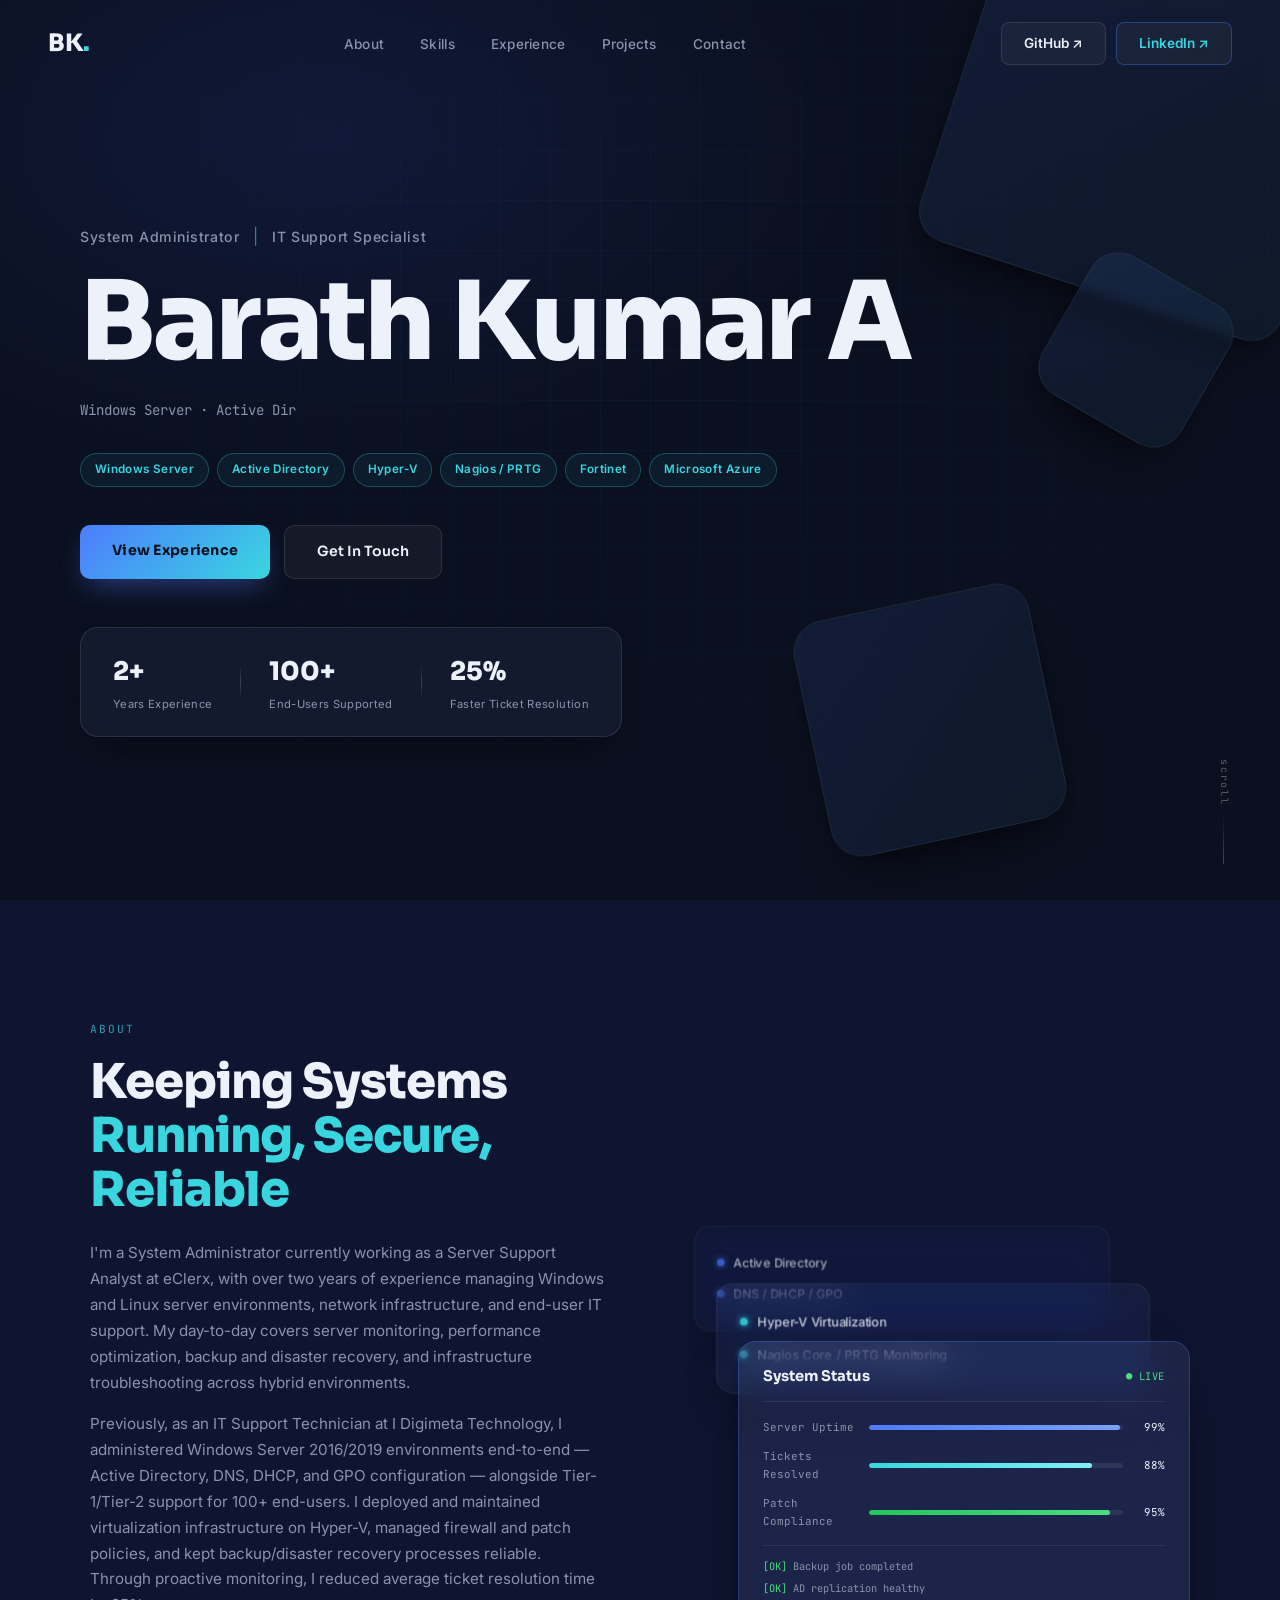
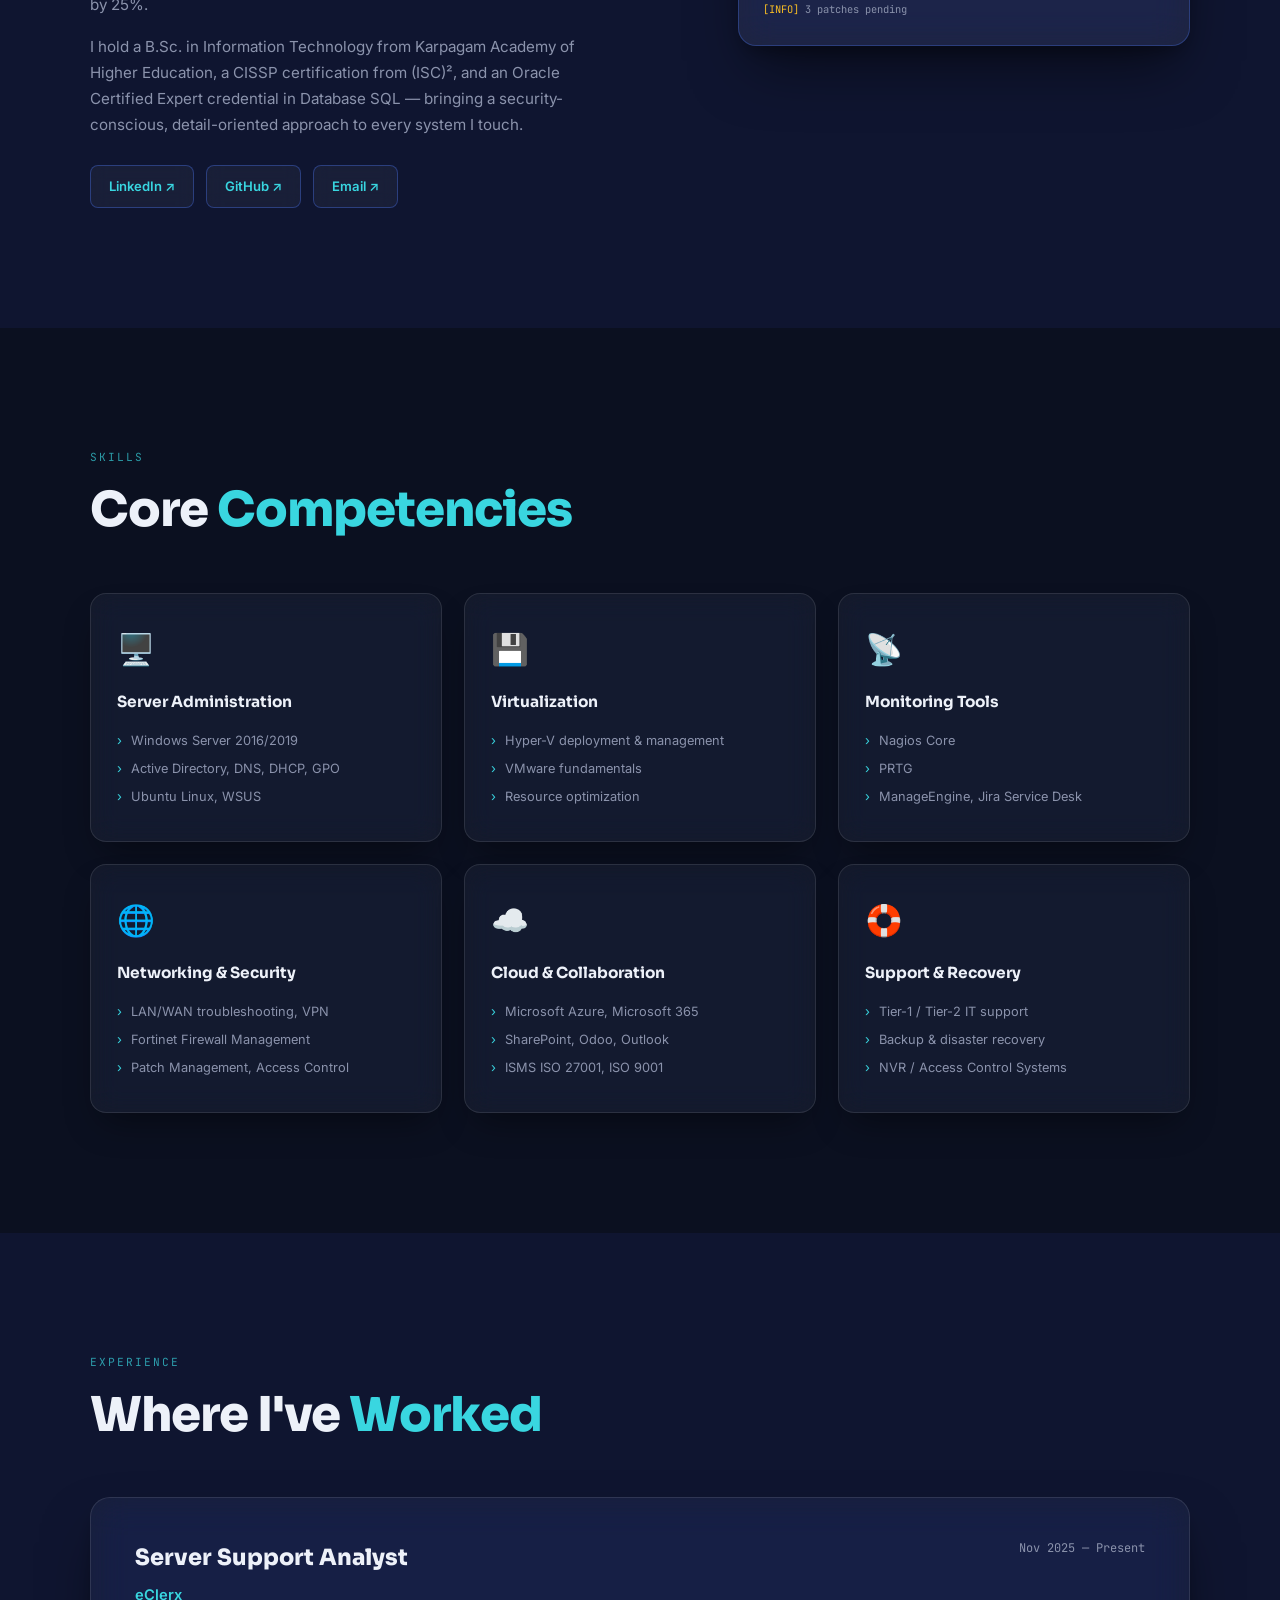
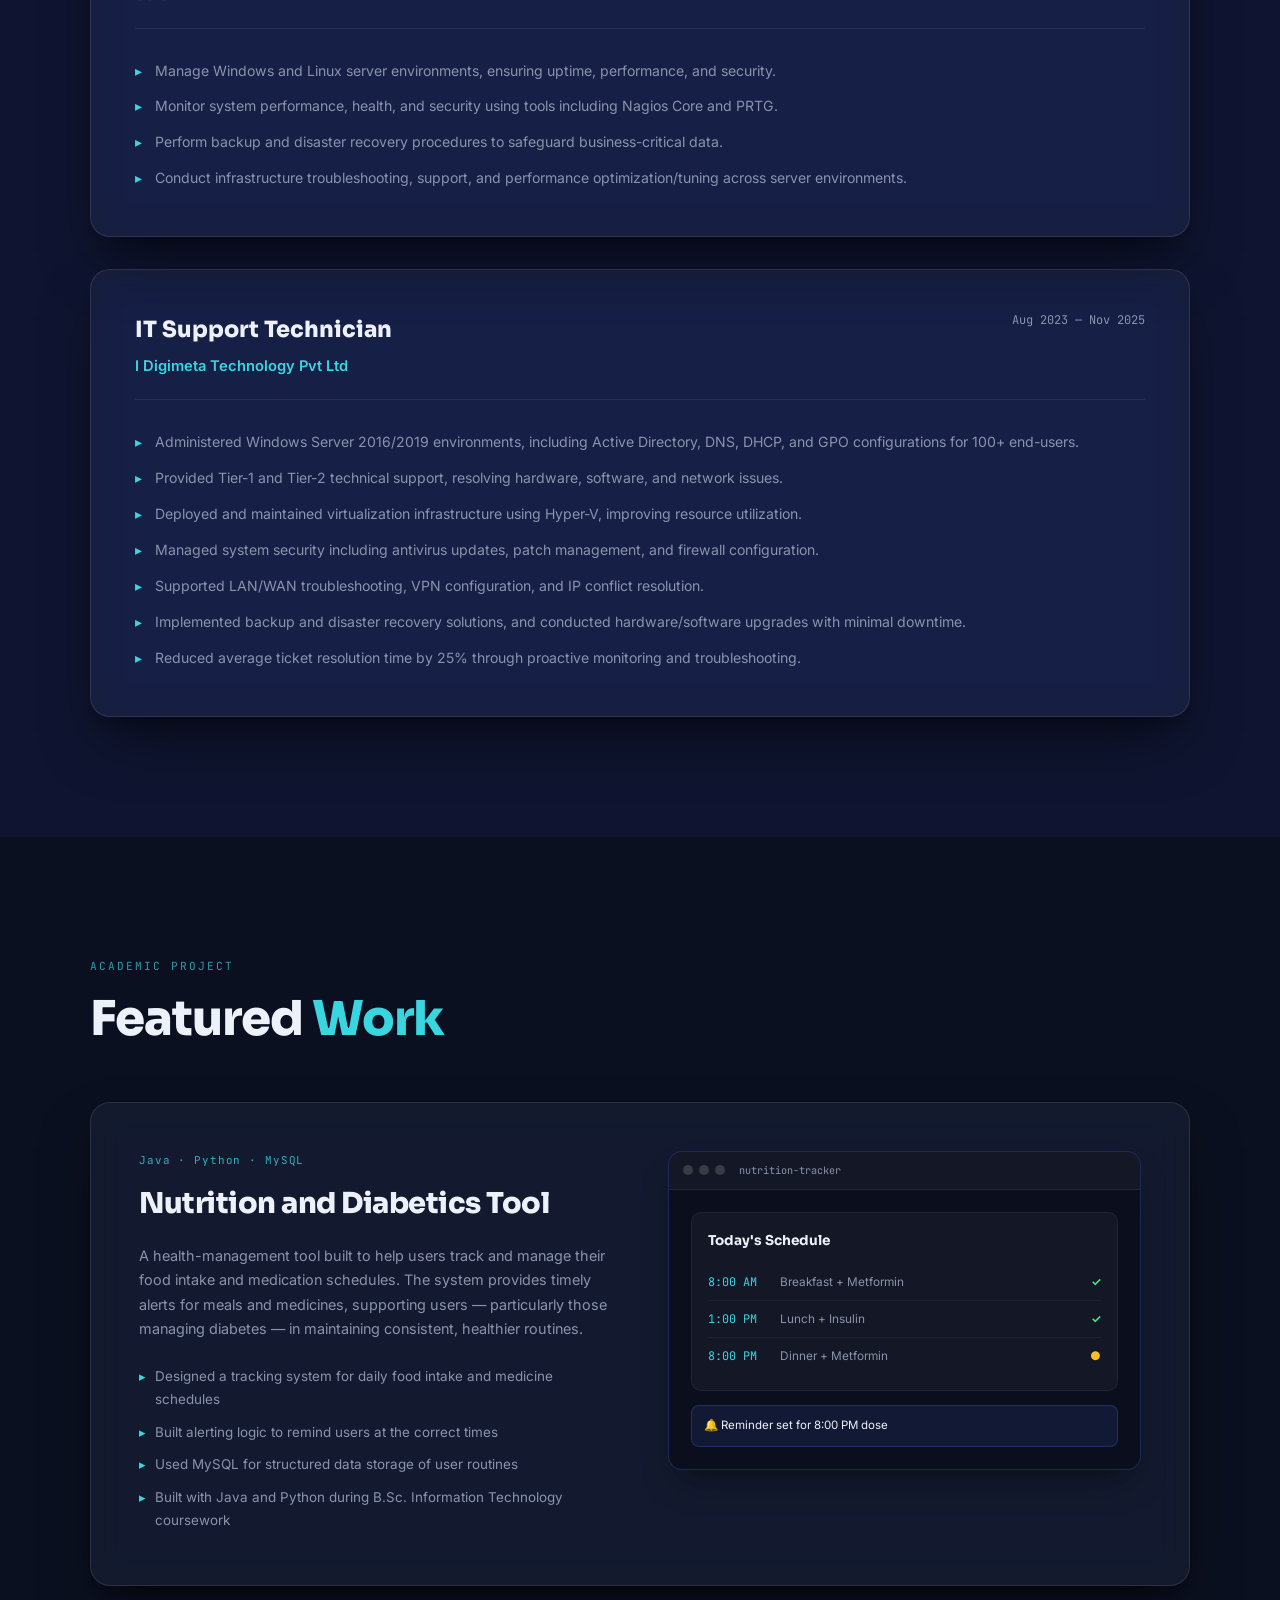
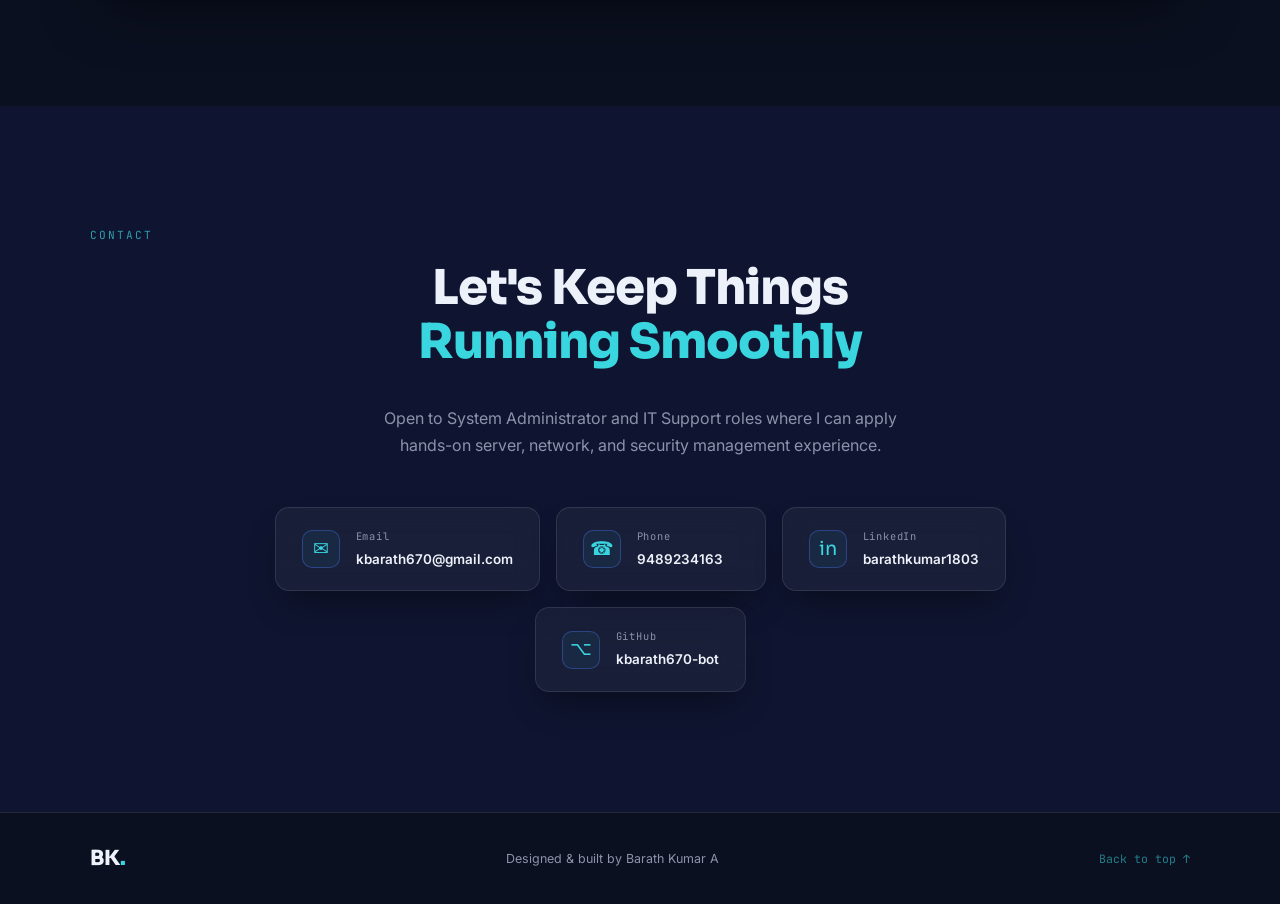
<file: index.html>
<!DOCTYPE html>
<html lang="en">
<head>
<meta charset="UTF-8" />
<meta name="viewport" content="width=device-width, initial-scale=1.0" />
<title>Barath Kumar A | System Administrator</title>
<link rel="preconnect" href="https://fonts.googleapis.com" />
<link rel="preconnect" href="https://fonts.gstatic.com" crossorigin />
<link href="https://fonts.googleapis.com/css2?family=Sora:wght@400;500;600;700;800&family=Inter:wght@300;400;500;600&family=JetBrains+Mono:wght@400;500;600&display=swap" rel="stylesheet" />
<link rel="stylesheet" href="style.css" />
</head>
<body>

<!-- NAV -->
<nav id="navbar">
  <div class="nav-logo">BK<span class="dot">.</span></div>
  <ul class="nav-links">
    <li><a href="#about">About</a></li>
    <li><a href="#skills">Skills</a></li>
    <li><a href="#experience">Experience</a></li>
    <li><a href="#projects">Projects</a></li>
    <li><a href="#contact">Contact</a></li>
  </ul>
  <div class="nav-link-group">
    <a href="https://github.com/kbarath670-bot" target="_blank" class="nav-cta secondary">GitHub ↗</a>
    <a href="https://linkedin.com/in/barathkumar1803" target="_blank" class="nav-cta">LinkedIn ↗</a>
  </div>
</nav>

<!-- HERO -->
<section id="hero">
  <div class="hero-bg">
    <div class="glass-shape shape-1"></div>
    <div class="glass-shape shape-2"></div>
    <div class="glass-shape shape-3"></div>
    <div class="grid-overlay"></div>
  </div>

  <div class="hero-content">
    <div class="hero-role-line">
      <span class="role-tag">System Administrator</span>
      <span class="role-divider">|</span>
      <span class="role-tag">IT Support Specialist</span>
    </div>
    <h1 class="hero-title">Barath Kumar A</h1>
    <p class="hero-subtitle" id="typed-text"></p>

    <div class="hero-badges">
      <span class="badge">Windows Server</span>
      <span class="badge">Active Directory</span>
      <span class="badge">Hyper-V</span>
      <span class="badge">Nagios / PRTG</span>
      <span class="badge">Fortinet</span>
      <span class="badge">Microsoft Azure</span>
    </div>

    <div class="hero-cta-group">
      <a href="#experience" class="btn-primary">View Experience</a>
      <a href="mailto:kbarath670@gmail.com" class="btn-ghost">Get In Touch</a>
    </div>

    <!-- Floating glass stat panel -->
    <div class="stat-panel">
      <div class="stat-item">
        <span class="stat-num">2+</span>
        <span class="stat-label">Years Experience</span>
      </div>
      <div class="stat-divider"></div>
      <div class="stat-item">
        <span class="stat-num">100+</span>
        <span class="stat-label">End-Users Supported</span>
      </div>
      <div class="stat-divider"></div>
      <div class="stat-item">
        <span class="stat-num">25%</span>
        <span class="stat-label">Faster Ticket Resolution</span>
      </div>
    </div>
  </div>

  <div class="scroll-hint">
    <span>scroll</span>
    <div class="scroll-line"></div>
  </div>
</section>

<!-- ABOUT -->
<section id="about">
  <div class="container">
    <div class="section-label">About</div>
    <div class="about-grid">
      <div class="about-text">
        <h2 class="section-title">Keeping Systems<br/><span class="accent">Running, Secure, Reliable</span></h2>
        <p>I'm a System Administrator currently working as a Server Support Analyst at eClerx, with over two years of experience managing Windows and Linux server environments, network infrastructure, and end-user IT support. My day-to-day covers server monitoring, performance optimization, backup and disaster recovery, and infrastructure troubleshooting across hybrid environments.</p>
        <p>Previously, as an IT Support Technician at I Digimeta Technology, I administered Windows Server 2016/2019 environments end-to-end — Active Directory, DNS, DHCP, and GPO configuration — alongside Tier-1/Tier-2 support for 100+ end-users. I deployed and maintained virtualization infrastructure on Hyper-V, managed firewall and patch policies, and kept backup/disaster recovery processes reliable. Through proactive monitoring, I reduced average ticket resolution time by 25%.</p>
        <p>I hold a B.Sc. in Information Technology from Karpagam Academy of Higher Education, a CISSP certification from (ISC)², and an Oracle Certified Expert credential in Database SQL — bringing a security-conscious, detail-oriented approach to every system I touch.</p>
        <div class="about-links">
          <a href="https://linkedin.com/in/barathkumar1803" target="_blank" class="link-pill">LinkedIn ↗</a>
          <a href="https://github.com/kbarath670-bot" target="_blank" class="link-pill">GitHub ↗</a>
          <a href="mailto:kbarath670@gmail.com" class="link-pill">Email ↗</a>
        </div>
      </div>

      <!-- Layered glass panel stack -->
      <div class="glass-stack">
        <div class="glass-panel panel-back">
          <div class="panel-row"><span class="panel-dot dot-blue"></span><span>Active Directory</span></div>
          <div class="panel-row"><span class="panel-dot dot-blue"></span><span>DNS / DHCP / GPO</span></div>
        </div>
        <div class="glass-panel panel-mid">
          <div class="panel-row"><span class="panel-dot dot-cyan"></span><span>Hyper-V Virtualization</span></div>
          <div class="panel-row"><span class="panel-dot dot-cyan"></span><span>Nagios Core / PRTG Monitoring</span></div>
        </div>
        <div class="glass-panel panel-front">
          <div class="panel-header">
            <span class="panel-title">System Status</span>
            <span class="panel-live">● LIVE</span>
          </div>
          <div class="panel-metric">
            <span class="pm-label">Server Uptime</span>
            <div class="pm-bar"><div class="pm-fill" style="--w:99%"></div></div>
            <span class="pm-val">99%</span>
          </div>
          <div class="panel-metric">
            <span class="pm-label">Tickets Resolved</span>
            <div class="pm-bar"><div class="pm-fill cyan" style="--w:88%"></div></div>
            <span class="pm-val">88%</span>
          </div>
          <div class="panel-metric">
            <span class="pm-label">Patch Compliance</span>
            <div class="pm-bar"><div class="pm-fill green" style="--w:95%"></div></div>
            <span class="pm-val">95%</span>
          </div>
          <div class="panel-log">
            <p><span class="log-ok">[OK]</span> Backup job completed</p>
            <p><span class="log-ok">[OK]</span> AD replication healthy</p>
            <p><span class="log-warn">[INFO]</span> 3 patches pending</p>
          </div>
        </div>
      </div>
    </div>
  </div>
</section>

<!-- SKILLS -->
<section id="skills">
  <div class="container">
    <div class="section-label">Skills</div>
    <h2 class="section-title">Core <span class="accent">Competencies</span></h2>

    <div class="skills-grid">

      <div class="skill-card">
        <div class="skill-glow"></div>
        <div class="skill-icon">🖥️</div>
        <h3>Server Administration</h3>
        <ul>
          <li>Windows Server 2016/2019</li>
          <li>Active Directory, DNS, DHCP, GPO</li>
          <li>Ubuntu Linux, WSUS</li>
        </ul>
      </div>

      <div class="skill-card">
        <div class="skill-glow"></div>
        <div class="skill-icon">💾</div>
        <h3>Virtualization</h3>
        <ul>
          <li>Hyper-V deployment & management</li>
          <li>VMware fundamentals</li>
          <li>Resource optimization</li>
        </ul>
      </div>

      <div class="skill-card">
        <div class="skill-glow"></div>
        <div class="skill-icon">📡</div>
        <h3>Monitoring Tools</h3>
        <ul>
          <li>Nagios Core</li>
          <li>PRTG</li>
          <li>ManageEngine, Jira Service Desk</li>
        </ul>
      </div>

      <div class="skill-card">
        <div class="skill-glow"></div>
        <div class="skill-icon">🌐</div>
        <h3>Networking & Security</h3>
        <ul>
          <li>LAN/WAN troubleshooting, VPN</li>
          <li>Fortinet Firewall Management</li>
          <li>Patch Management, Access Control</li>
        </ul>
      </div>

      <div class="skill-card">
        <div class="skill-glow"></div>
        <div class="skill-icon">☁️</div>
        <h3>Cloud & Collaboration</h3>
        <ul>
          <li>Microsoft Azure, Microsoft 365</li>
          <li>SharePoint, Odoo, Outlook</li>
          <li>ISMS ISO 27001, ISO 9001</li>
        </ul>
      </div>

      <div class="skill-card">
        <div class="skill-glow"></div>
        <div class="skill-icon">🛟</div>
        <h3>Support & Recovery</h3>
        <ul>
          <li>Tier-1 / Tier-2 IT support</li>
          <li>Backup & disaster recovery</li>
          <li>NVR / Access Control Systems</li>
        </ul>
      </div>

    </div>
  </div>
</section>

<!-- EXPERIENCE -->
<section id="experience">
  <div class="container">
    <div class="section-label">Experience</div>
    <h2 class="section-title">Where I've <span class="accent">Worked</span></h2>

    <div class="timeline-card">
      <div class="timeline-glass">
        <div class="tl-header">
          <div>
            <h3 class="tl-role">Server Support Analyst</h3>
            <p class="tl-company">eClerx</p>
          </div>
          <span class="tl-dates">Nov 2025 — Present</span>
        </div>
        <ul class="tl-list">
          <li>Manage Windows and Linux server environments, ensuring uptime, performance, and security.</li>
          <li>Monitor system performance, health, and security using tools including Nagios Core and PRTG.</li>
          <li>Perform backup and disaster recovery procedures to safeguard business-critical data.</li>
          <li>Conduct infrastructure troubleshooting, support, and performance optimization/tuning across server environments.</li>
        </ul>
      </div>
    </div>

    <div class="timeline-card" style="margin-top:32px">
      <div class="timeline-glass">
        <div class="tl-header">
          <div>
            <h3 class="tl-role">IT Support Technician</h3>
            <p class="tl-company">I Digimeta Technology Pvt Ltd</p>
          </div>
          <span class="tl-dates">Aug 2023 — Nov 2025</span>
        </div>
        <ul class="tl-list">
          <li>Administered Windows Server 2016/2019 environments, including Active Directory, DNS, DHCP, and GPO configurations for 100+ end-users.</li>
          <li>Provided Tier-1 and Tier-2 technical support, resolving hardware, software, and network issues.</li>
          <li>Deployed and maintained virtualization infrastructure using Hyper-V, improving resource utilization.</li>
          <li>Managed system security including antivirus updates, patch management, and firewall configuration.</li>
          <li>Supported LAN/WAN troubleshooting, VPN configuration, and IP conflict resolution.</li>
          <li>Implemented backup and disaster recovery solutions, and conducted hardware/software upgrades with minimal downtime.</li>
          <li>Reduced average ticket resolution time by 25% through proactive monitoring and troubleshooting.</li>
        </ul>
      </div>
    </div>
  </div>
</section>

<!-- PROJECTS -->
<section id="projects">
  <div class="container">
    <div class="section-label">Academic Project</div>
    <h2 class="section-title">Featured <span class="accent">Work</span></h2>

    <div class="project-featured">
      <div class="project-meta">
        <span class="project-tag">Java · Python · MySQL</span>
        <h3 class="project-name">Nutrition and Diabetics Tool</h3>
        <p class="project-desc">A health-management tool built to help users track and manage their food intake and medication schedules. The system provides timely alerts for meals and medicines, supporting users — particularly those managing diabetes — in maintaining consistent, healthier routines.</p>
        <ul class="project-highlights">
          <li>Designed a tracking system for daily food intake and medicine schedules</li>
          <li>Built alerting logic to remind users at the correct times</li>
          <li>Used MySQL for structured data storage of user routines</li>
          <li>Built with Java and Python during B.Sc. Information Technology coursework</li>
        </ul>
      </div>
      <div class="project-visual">
        <div class="app-mockup">
          <div class="app-bar">
            <span class="m-dot"></span><span class="m-dot"></span><span class="m-dot"></span>
            <span class="m-url">nutrition-tracker</span>
          </div>
          <div class="app-screen">
            <div class="app-card">
              <p class="app-card-title">Today's Schedule</p>
              <div class="app-row"><span class="app-time">8:00 AM</span><span class="app-task">Breakfast + Metformin</span><span class="app-check">✓</span></div>
              <div class="app-row"><span class="app-time">1:00 PM</span><span class="app-task">Lunch + Insulin</span><span class="app-check">✓</span></div>
              <div class="app-row"><span class="app-time">8:00 PM</span><span class="app-task">Dinner + Metformin</span><span class="app-check pending">●</span></div>
            </div>
            <div class="app-alert">🔔 Reminder set for 8:00 PM dose</div>
          </div>
        </div>
      </div>
    </div>
  </div>
</section>

<!-- CONTACT -->
<section id="contact">
  <div class="container">
    <div class="section-label">Contact</div>
    <div class="contact-inner">
      <h2 class="section-title contact-title">Let's Keep Things<br/><span class="accent">Running Smoothly</span></h2>
      <p class="contact-sub">Open to System Administrator and IT Support roles where I can apply hands-on server, network, and security management experience.</p>
      <div class="contact-links">
        <a href="mailto:kbarath670@gmail.com" class="contact-card">
          <span class="contact-icon">✉</span>
          <div><p class="contact-type">Email</p><p class="contact-val">kbarath670@gmail.com</p></div>
        </a>
        <a href="tel:9489234163" class="contact-card">
          <span class="contact-icon">☎</span>
          <div><p class="contact-type">Phone</p><p class="contact-val">9489234163</p></div>
        </a>
        <a href="https://linkedin.com/in/barathkumar1803" target="_blank" class="contact-card">
          <span class="contact-icon">in</span>
          <div><p class="contact-type">LinkedIn</p><p class="contact-val">barathkumar1803</p></div>
        </a>
        <a href="https://github.com/kbarath670-bot" target="_blank" class="contact-card">
          <span class="contact-icon">⌥</span>
          <div><p class="contact-type">GitHub</p><p class="contact-val">kbarath670-bot</p></div>
        </a>
      </div>
    </div>
  </div>
</section>

<footer>
  <div class="container footer-inner">
    <span class="footer-logo">BK<span class="dot">.</span></span>
    <p class="footer-copy">Designed & built by Barath Kumar A</p>
    <a href="#hero" class="footer-top">Back to top ↑</a>
  </div>
</footer>

<script src="script.js"></script>
</body>
</html>
</file>
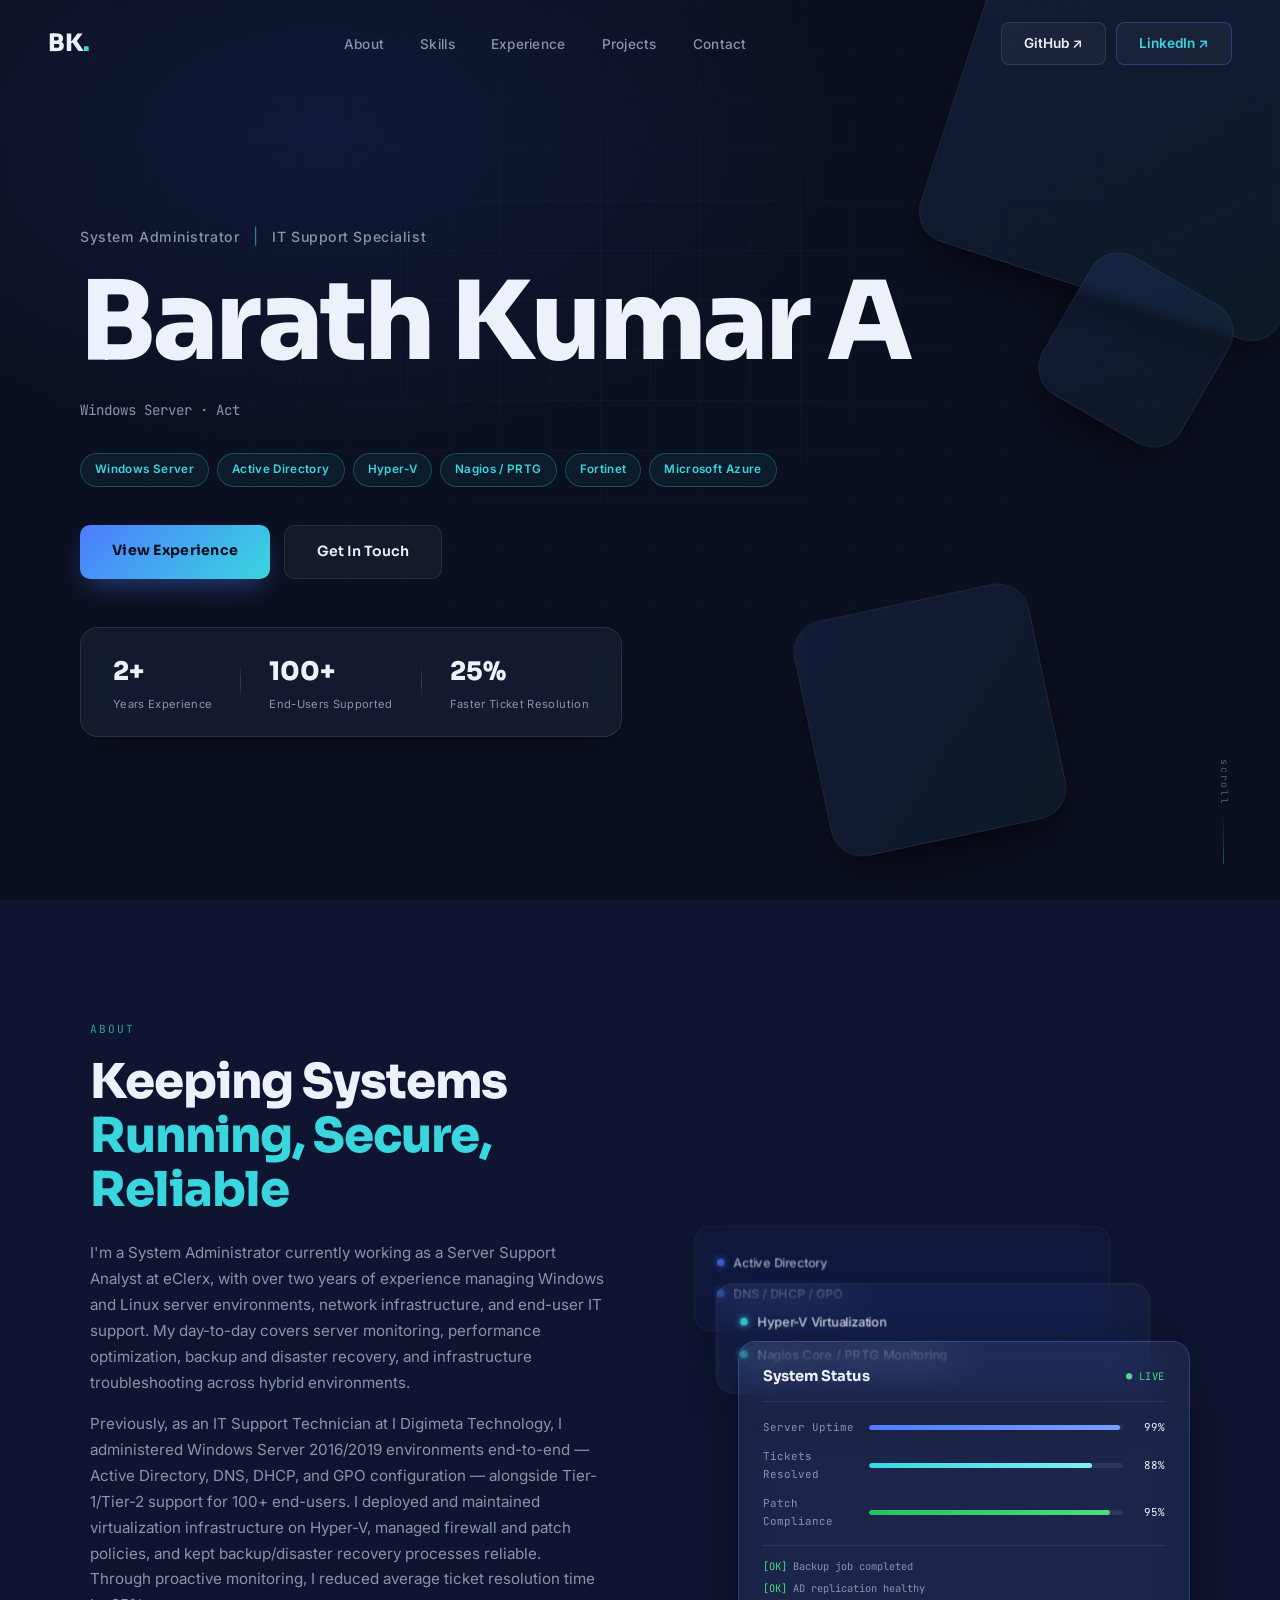
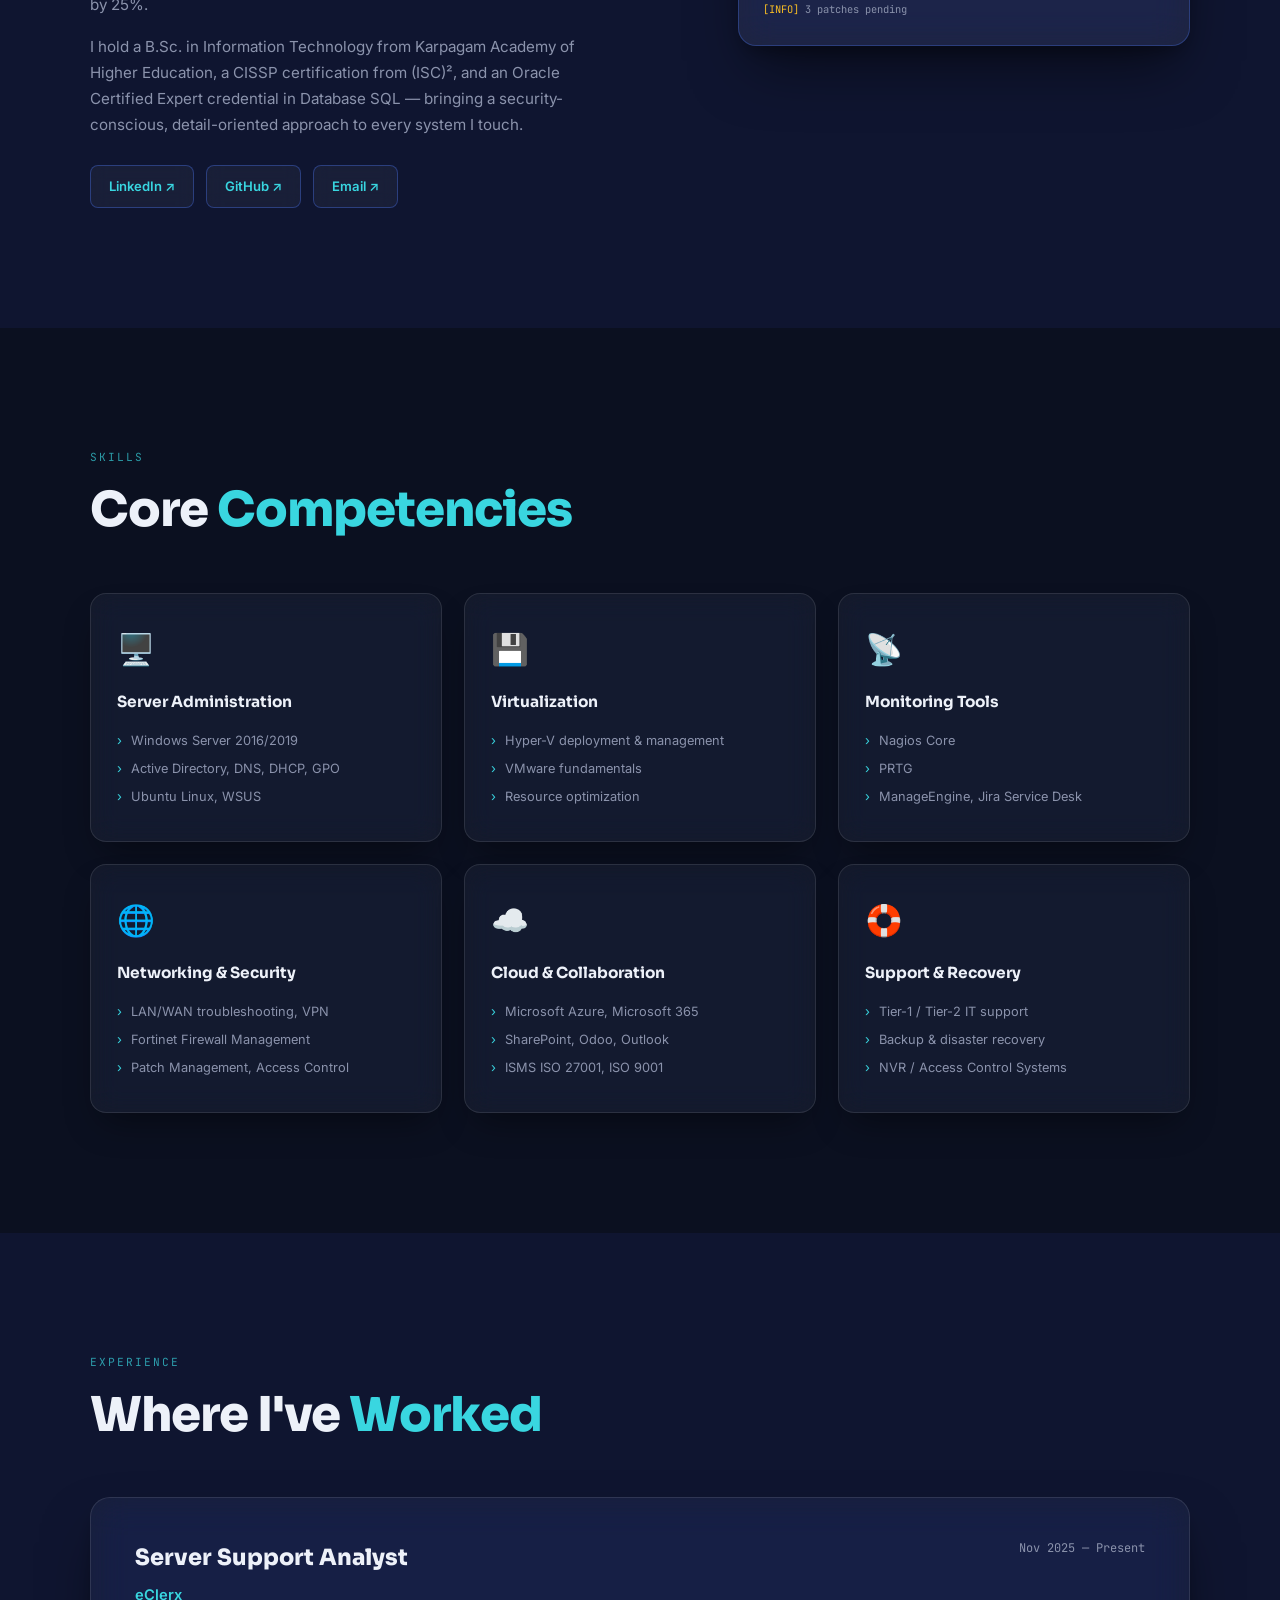
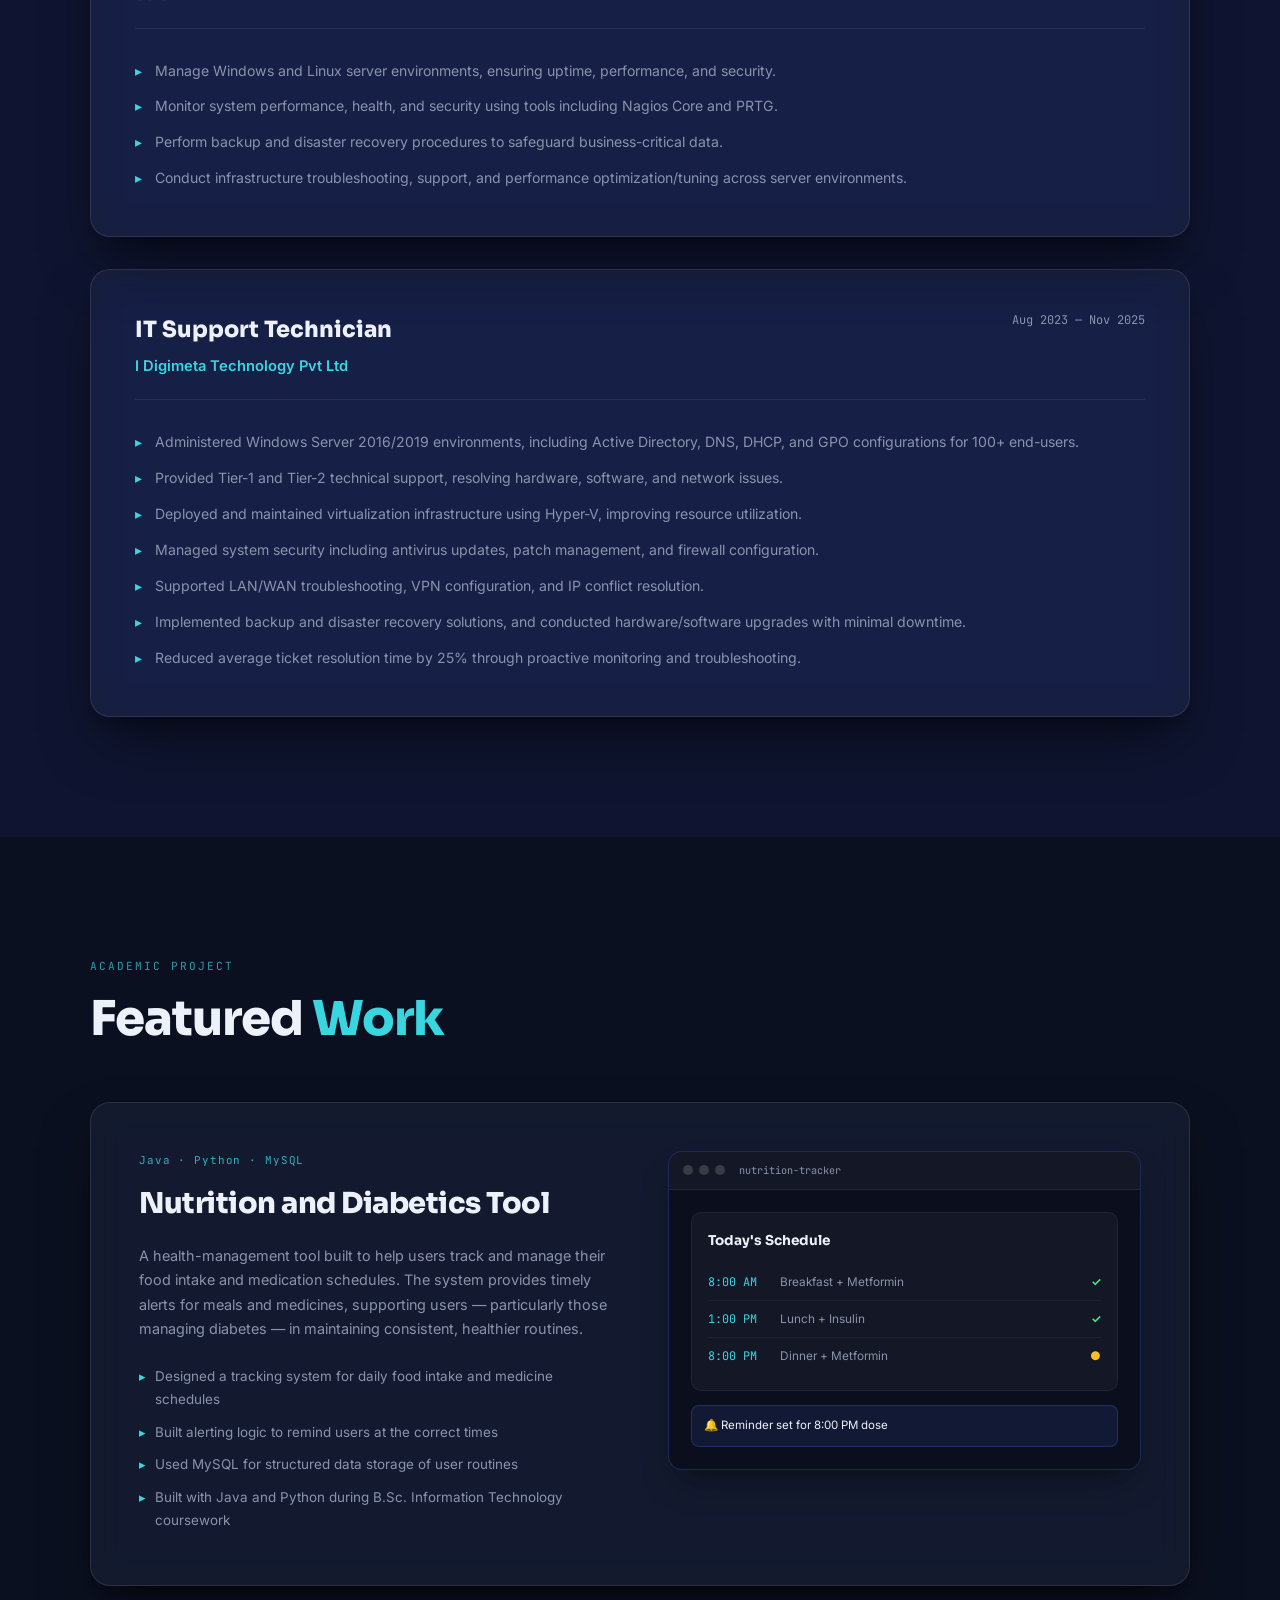
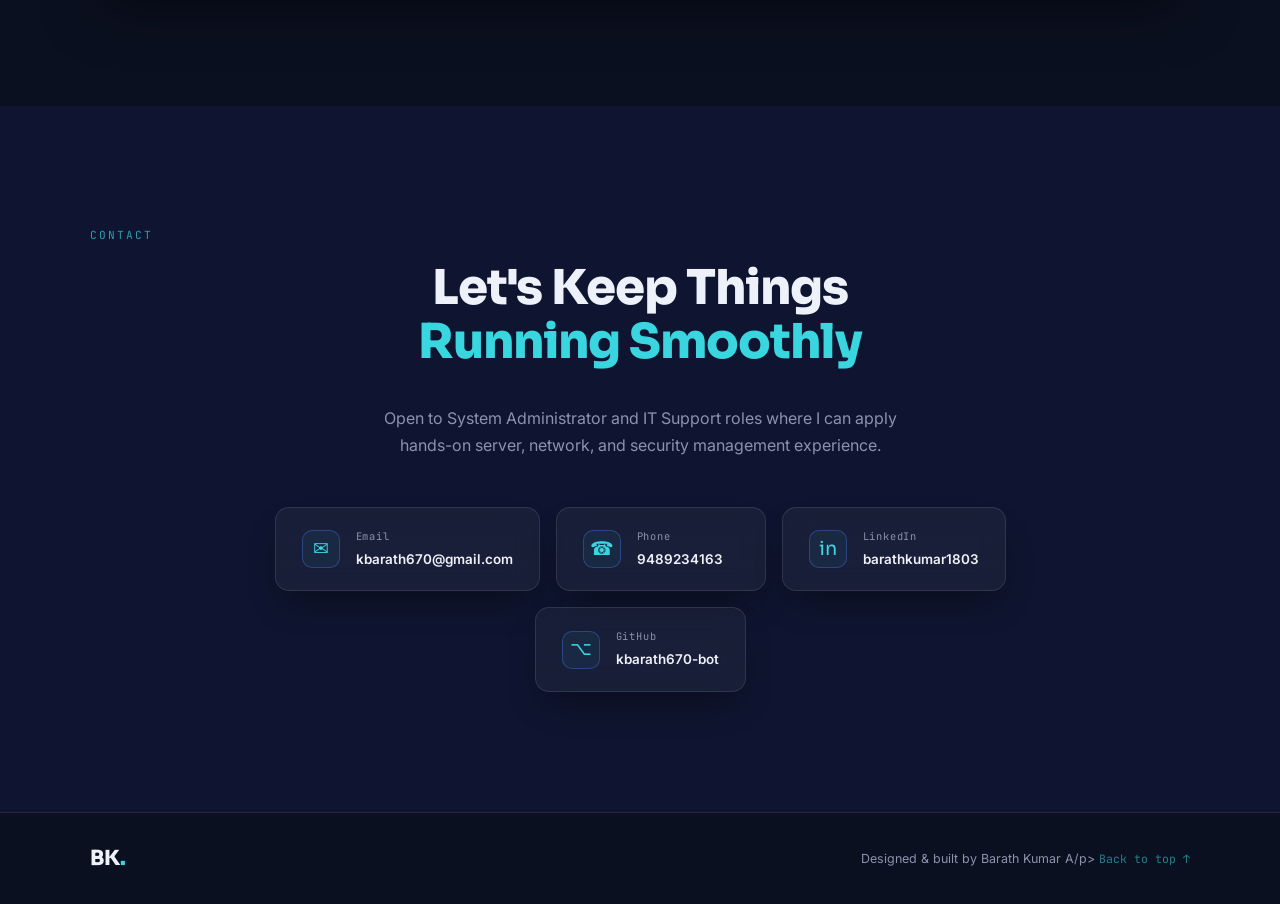
<file: index (1).html>
<!DOCTYPE html>
<html lang="en">
<head>
<meta charset="UTF-8" />
<meta name="viewport" content="width=device-width, initial-scale=1.0" />
<title>Barath Kumar A | System Administrator</title>
<link rel="preconnect" href="https://fonts.googleapis.com" />
<link rel="preconnect" href="https://fonts.gstatic.com" crossorigin />
<link href="https://fonts.googleapis.com/css2?family=Sora:wght@400;500;600;700;800&family=Inter:wght@300;400;500;600&family=JetBrains+Mono:wght@400;500;600&display=swap" rel="stylesheet" />
<link rel="stylesheet" href="style.css" />
</head>
<body>

<!-- NAV -->
<nav id="navbar">
  <div class="nav-logo">BK<span class="dot">.</span></div>
  <ul class="nav-links">
    <li><a href="#about">About</a></li>
    <li><a href="#skills">Skills</a></li>
    <li><a href="#experience">Experience</a></li>
    <li><a href="#projects">Projects</a></li>
    <li><a href="#contact">Contact</a></li>
  </ul>
  <div class="nav-link-group">
    <a href="https://github.com/kbarath670-bot" target="_blank" class="nav-cta secondary">GitHub ↗</a>
    <a href="https://linkedin.com/in/barathkumar1803" target="_blank" class="nav-cta">LinkedIn ↗</a>
  </div>
</nav>

<!-- HERO -->
<section id="hero">
  <div class="hero-bg">
    <div class="glass-shape shape-1"></div>
    <div class="glass-shape shape-2"></div>
    <div class="glass-shape shape-3"></div>
    <div class="grid-overlay"></div>
  </div>

  <div class="hero-content">
    <div class="hero-role-line">
      <span class="role-tag">System Administrator</span>
      <span class="role-divider">|</span>
      <span class="role-tag">IT Support Specialist</span>
    </div>
    <h1 class="hero-title">Barath Kumar A</h1>
    <p class="hero-subtitle" id="typed-text"></p>

    <div class="hero-badges">
      <span class="badge">Windows Server</span>
      <span class="badge">Active Directory</span>
      <span class="badge">Hyper-V</span>
      <span class="badge">Nagios / PRTG</span>
      <span class="badge">Fortinet</span>
      <span class="badge">Microsoft Azure</span>
    </div>

    <div class="hero-cta-group">
      <a href="#experience" class="btn-primary">View Experience</a>
      <a href="mailto:kbarath670@gmail.com" class="btn-ghost">Get In Touch</a>
    </div>

    <!-- Floating glass stat panel -->
    <div class="stat-panel">
      <div class="stat-item">
        <span class="stat-num">2+</span>
        <span class="stat-label">Years Experience</span>
      </div>
      <div class="stat-divider"></div>
      <div class="stat-item">
        <span class="stat-num">100+</span>
        <span class="stat-label">End-Users Supported</span>
      </div>
      <div class="stat-divider"></div>
      <div class="stat-item">
        <span class="stat-num">25%</span>
        <span class="stat-label">Faster Ticket Resolution</span>
      </div>
    </div>
  </div>

  <div class="scroll-hint">
    <span>scroll</span>
    <div class="scroll-line"></div>
  </div>
</section>

<!-- ABOUT -->
<section id="about">
  <div class="container">
    <div class="section-label">About</div>
    <div class="about-grid">
      <div class="about-text">
        <h2 class="section-title">Keeping Systems<br/><span class="accent">Running, Secure, Reliable</span></h2>
        <p>I'm a System Administrator currently working as a Server Support Analyst at eClerx, with over two years of experience managing Windows and Linux server environments, network infrastructure, and end-user IT support. My day-to-day covers server monitoring, performance optimization, backup and disaster recovery, and infrastructure troubleshooting across hybrid environments.</p>
        <p>Previously, as an IT Support Technician at I Digimeta Technology, I administered Windows Server 2016/2019 environments end-to-end — Active Directory, DNS, DHCP, and GPO configuration — alongside Tier-1/Tier-2 support for 100+ end-users. I deployed and maintained virtualization infrastructure on Hyper-V, managed firewall and patch policies, and kept backup/disaster recovery processes reliable. Through proactive monitoring, I reduced average ticket resolution time by 25%.</p>
        <p>I hold a B.Sc. in Information Technology from Karpagam Academy of Higher Education, a CISSP certification from (ISC)², and an Oracle Certified Expert credential in Database SQL — bringing a security-conscious, detail-oriented approach to every system I touch.</p>
        <div class="about-links">
          <a href="https://linkedin.com/in/barathkumar1803" target="_blank" class="link-pill">LinkedIn ↗</a>
          <a href="https://github.com/kbarath670-bot" target="_blank" class="link-pill">GitHub ↗</a>
          <a href="mailto:kbarath670@gmail.com" class="link-pill">Email ↗</a>
        </div>
      </div>

      <!-- Layered glass panel stack -->
      <div class="glass-stack">
        <div class="glass-panel panel-back">
          <div class="panel-row"><span class="panel-dot dot-blue"></span><span>Active Directory</span></div>
          <div class="panel-row"><span class="panel-dot dot-blue"></span><span>DNS / DHCP / GPO</span></div>
        </div>
        <div class="glass-panel panel-mid">
          <div class="panel-row"><span class="panel-dot dot-cyan"></span><span>Hyper-V Virtualization</span></div>
          <div class="panel-row"><span class="panel-dot dot-cyan"></span><span>Nagios Core / PRTG Monitoring</span></div>
        </div>
        <div class="glass-panel panel-front">
          <div class="panel-header">
            <span class="panel-title">System Status</span>
            <span class="panel-live">● LIVE</span>
          </div>
          <div class="panel-metric">
            <span class="pm-label">Server Uptime</span>
            <div class="pm-bar"><div class="pm-fill" style="--w:99%"></div></div>
            <span class="pm-val">99%</span>
          </div>
          <div class="panel-metric">
            <span class="pm-label">Tickets Resolved</span>
            <div class="pm-bar"><div class="pm-fill cyan" style="--w:88%"></div></div>
            <span class="pm-val">88%</span>
          </div>
          <div class="panel-metric">
            <span class="pm-label">Patch Compliance</span>
            <div class="pm-bar"><div class="pm-fill green" style="--w:95%"></div></div>
            <span class="pm-val">95%</span>
          </div>
          <div class="panel-log">
            <p><span class="log-ok">[OK]</span> Backup job completed</p>
            <p><span class="log-ok">[OK]</span> AD replication healthy</p>
            <p><span class="log-warn">[INFO]</span> 3 patches pending</p>
          </div>
        </div>
      </div>
    </div>
  </div>
</section>

<!-- SKILLS -->
<section id="skills">
  <div class="container">
    <div class="section-label">Skills</div>
    <h2 class="section-title">Core <span class="accent">Competencies</span></h2>

    <div class="skills-grid">

      <div class="skill-card">
        <div class="skill-glow"></div>
        <div class="skill-icon">🖥️</div>
        <h3>Server Administration</h3>
        <ul>
          <li>Windows Server 2016/2019</li>
          <li>Active Directory, DNS, DHCP, GPO</li>
          <li>Ubuntu Linux, WSUS</li>
        </ul>
      </div>

      <div class="skill-card">
        <div class="skill-glow"></div>
        <div class="skill-icon">💾</div>
        <h3>Virtualization</h3>
        <ul>
          <li>Hyper-V deployment & management</li>
          <li>VMware fundamentals</li>
          <li>Resource optimization</li>
        </ul>
      </div>

      <div class="skill-card">
        <div class="skill-glow"></div>
        <div class="skill-icon">📡</div>
        <h3>Monitoring Tools</h3>
        <ul>
          <li>Nagios Core</li>
          <li>PRTG</li>
          <li>ManageEngine, Jira Service Desk</li>
        </ul>
      </div>

      <div class="skill-card">
        <div class="skill-glow"></div>
        <div class="skill-icon">🌐</div>
        <h3>Networking & Security</h3>
        <ul>
          <li>LAN/WAN troubleshooting, VPN</li>
          <li>Fortinet Firewall Management</li>
          <li>Patch Management, Access Control</li>
        </ul>
      </div>

      <div class="skill-card">
        <div class="skill-glow"></div>
        <div class="skill-icon">☁️</div>
        <h3>Cloud & Collaboration</h3>
        <ul>
          <li>Microsoft Azure, Microsoft 365</li>
          <li>SharePoint, Odoo, Outlook</li>
          <li>ISMS ISO 27001, ISO 9001</li>
        </ul>
      </div>

      <div class="skill-card">
        <div class="skill-glow"></div>
        <div class="skill-icon">🛟</div>
        <h3>Support & Recovery</h3>
        <ul>
          <li>Tier-1 / Tier-2 IT support</li>
          <li>Backup & disaster recovery</li>
          <li>NVR / Access Control Systems</li>
        </ul>
      </div>

    </div>
  </div>
</section>

<!-- EXPERIENCE -->
<section id="experience">
  <div class="container">
    <div class="section-label">Experience</div>
    <h2 class="section-title">Where I've <span class="accent">Worked</span></h2>

    <div class="timeline-card">
      <div class="timeline-glass">
        <div class="tl-header">
          <div>
            <h3 class="tl-role">Server Support Analyst</h3>
            <p class="tl-company">eClerx</p>
          </div>
          <span class="tl-dates">Nov 2025 — Present</span>
        </div>
        <ul class="tl-list">
          <li>Manage Windows and Linux server environments, ensuring uptime, performance, and security.</li>
          <li>Monitor system performance, health, and security using tools including Nagios Core and PRTG.</li>
          <li>Perform backup and disaster recovery procedures to safeguard business-critical data.</li>
          <li>Conduct infrastructure troubleshooting, support, and performance optimization/tuning across server environments.</li>
        </ul>
      </div>
    </div>

    <div class="timeline-card" style="margin-top:32px">
      <div class="timeline-glass">
        <div class="tl-header">
          <div>
            <h3 class="tl-role">IT Support Technician</h3>
            <p class="tl-company">I Digimeta Technology Pvt Ltd</p>
          </div>
          <span class="tl-dates">Aug 2023 — Nov 2025</span>
        </div>
        <ul class="tl-list">
          <li>Administered Windows Server 2016/2019 environments, including Active Directory, DNS, DHCP, and GPO configurations for 100+ end-users.</li>
          <li>Provided Tier-1 and Tier-2 technical support, resolving hardware, software, and network issues.</li>
          <li>Deployed and maintained virtualization infrastructure using Hyper-V, improving resource utilization.</li>
          <li>Managed system security including antivirus updates, patch management, and firewall configuration.</li>
          <li>Supported LAN/WAN troubleshooting, VPN configuration, and IP conflict resolution.</li>
          <li>Implemented backup and disaster recovery solutions, and conducted hardware/software upgrades with minimal downtime.</li>
          <li>Reduced average ticket resolution time by 25% through proactive monitoring and troubleshooting.</li>
        </ul>
      </div>
    </div>
  </div>
</section>

<!-- PROJECTS -->
<section id="projects">
  <div class="container">
    <div class="section-label">Academic Project</div>
    <h2 class="section-title">Featured <span class="accent">Work</span></h2>

    <div class="project-featured">
      <div class="project-meta">
        <span class="project-tag">Java · Python · MySQL</span>
        <h3 class="project-name">Nutrition and Diabetics Tool</h3>
        <p class="project-desc">A health-management tool built to help users track and manage their food intake and medication schedules. The system provides timely alerts for meals and medicines, supporting users — particularly those managing diabetes — in maintaining consistent, healthier routines.</p>
        <ul class="project-highlights">
          <li>Designed a tracking system for daily food intake and medicine schedules</li>
          <li>Built alerting logic to remind users at the correct times</li>
          <li>Used MySQL for structured data storage of user routines</li>
          <li>Built with Java and Python during B.Sc. Information Technology coursework</li>
        </ul>
      </div>
      <div class="project-visual">
        <div class="app-mockup">
          <div class="app-bar">
            <span class="m-dot"></span><span class="m-dot"></span><span class="m-dot"></span>
            <span class="m-url">nutrition-tracker</span>
          </div>
          <div class="app-screen">
            <div class="app-card">
              <p class="app-card-title">Today's Schedule</p>
              <div class="app-row"><span class="app-time">8:00 AM</span><span class="app-task">Breakfast + Metformin</span><span class="app-check">✓</span></div>
              <div class="app-row"><span class="app-time">1:00 PM</span><span class="app-task">Lunch + Insulin</span><span class="app-check">✓</span></div>
              <div class="app-row"><span class="app-time">8:00 PM</span><span class="app-task">Dinner + Metformin</span><span class="app-check pending">●</span></div>
            </div>
            <div class="app-alert">🔔 Reminder set for 8:00 PM dose</div>
          </div>
        </div>
      </div>
    </div>
  </div>
</section>

<!-- CONTACT -->
<section id="contact">
  <div class="container">
    <div class="section-label">Contact</div>
    <div class="contact-inner">
      <h2 class="section-title contact-title">Let's Keep Things<br/><span class="accent">Running Smoothly</span></h2>
      <p class="contact-sub">Open to System Administrator and IT Support roles where I can apply hands-on server, network, and security management experience.</p>
      <div class="contact-links">
        <a href="mailto:kbarath670@gmail.com" class="contact-card">
          <span class="contact-icon">✉</span>
          <div><p class="contact-type">Email</p><p class="contact-val">kbarath670@gmail.com</p></div>
        </a>
        <a href="tel:9489234163" class="contact-card">
          <span class="contact-icon">☎</span>
          <div><p class="contact-type">Phone</p><p class="contact-val">9489234163</p></div>
        </a>
        <a href="https://linkedin.com/in/barathkumar1803" target="_blank" class="contact-card">
          <span class="contact-icon">in</span>
          <div><p class="contact-type">LinkedIn</p><p class="contact-val">barathkumar1803</p></div>
        </a>
        <a href="https://github.com/kbarath670-bot" target="_blank" class="contact-card">
          <span class="contact-icon">⌥</span>
          <div><p class="contact-type">GitHub</p><p class="contact-val">kbarath670-bot</p></div>
        </a>
      </div>
    </div>
  </div>
</section>

<footer>
  <div class="container footer-inner">
    <span class="footer-logo">BK<span class="dot">.</span></span>
    <p class="footer-copy">Designed & built by Barath Kumar A/p>
    <a href="#hero" class="footer-top">Back to top ↑</a>
  </div>
</footer>

<script src="script.js"></script>
</body>
</html>
</file>
<file: style.css>
*,*::before,*::after{box-sizing:border-box;margin:0;padding:0}
:root{
  --navy:#0B1020;
  --navy2:#0F1530;
  --navy3:#161D3D;
  --blue:#4D7CFE;
  --cyan:#39D6E0;
  --white:#EDF1F9;
  --muted:#8B93AC;
  --glass-bg:rgba(255,255,255,0.045);
  --glass-bg2:rgba(255,255,255,0.07);
  --glass-border:rgba(255,255,255,0.10);
  --glass-border-strong:rgba(77,124,254,0.35);
  --shadow-deep:0 30px 60px -15px rgba(0,0,0,0.55),0 10px 20px -8px rgba(0,0,0,0.4);
  --shadow-mid:0 18px 36px -12px rgba(0,0,0,0.45);
}
html{scroll-behavior:smooth}
body{background:var(--navy);color:var(--white);font-family:'Inter',sans-serif;font-size:16px;line-height:1.7;overflow-x:hidden}
a{text-decoration:none;color:inherit}
ul{list-style:none}
.container{max-width:1180px;margin:0 auto;padding:0 40px}
.accent{color:var(--cyan)}
.dot{color:var(--cyan)}

/* NAV */
#navbar{position:fixed;top:0;left:0;right:0;z-index:100;display:flex;align-items:center;justify-content:space-between;padding:22px 48px;transition:background .4s,backdrop-filter .4s}
#navbar.scrolled{background:rgba(11,16,32,0.85);backdrop-filter:blur(20px) saturate(140%);border-bottom:1px solid var(--glass-border);box-shadow:0 8px 32px rgba(0,0,0,0.3)}
.nav-logo{font-family:'Sora',sans-serif;font-size:1.5rem;font-weight:800;letter-spacing:-.5px}
.nav-links{display:flex;gap:36px}
.nav-links a{font-family:'Inter',sans-serif;font-size:.85rem;font-weight:500;color:var(--muted);letter-spacing:.02em;transition:color .2s}
.nav-links a:hover{color:var(--white)}
.nav-cta{font-family:'Inter',sans-serif;font-size:.85rem;font-weight:600;color:var(--cyan);border:1px solid var(--glass-border-strong);padding:9px 22px;border-radius:8px;background:var(--glass-bg);backdrop-filter:blur(10px);transition:background .2s,border-color .2s,transform .2s}
.nav-cta:hover{background:var(--glass-bg2);border-color:var(--cyan);transform:translateY(-1px)}
.nav-link-group{display:flex;gap:10px}
.nav-cta.secondary{color:var(--white);border-color:var(--glass-border)}
.nav-cta.secondary:hover{border-color:var(--cyan);color:var(--cyan)}

/* HERO */
#hero{position:relative;min-height:100vh;display:flex;align-items:center;overflow:hidden;padding:140px 0 80px}
.hero-bg{position:absolute;inset:0;z-index:0;overflow:hidden;background:radial-gradient(ellipse 70% 60% at 25% 15%,#16215080 0%,var(--navy) 60%),var(--navy)}
.grid-overlay{position:absolute;inset:0;background-image:linear-gradient(rgba(77,124,254,0.06) 1px,transparent 1px),linear-gradient(90deg,rgba(77,124,254,0.06) 1px,transparent 1px);background-size:50px 50px;mask-image:radial-gradient(ellipse 70% 70% at 50% 35%,black 0%,transparent 80%)}
.glass-shape{position:absolute;border-radius:32px;background:linear-gradient(135deg,rgba(77,124,254,0.10),rgba(57,214,224,0.04));border:1px solid rgba(255,255,255,0.06);backdrop-filter:blur(6px);box-shadow:var(--shadow-deep)}
.shape-1{width:380px;height:380px;top:-80px;right:-60px;transform:rotate(18deg);animation:float1 14s ease-in-out infinite}
.shape-2{width:240px;height:240px;bottom:60px;right:18%;transform:rotate(-12deg);animation:float2 11s ease-in-out infinite}
.shape-3{width:160px;height:160px;top:30%;right:5%;transform:rotate(30deg);animation:float3 16s ease-in-out infinite}
@keyframes float1{0%,100%{transform:translate(0,0) rotate(18deg)}50%{transform:translate(-18px,22px) rotate(22deg)}}
@keyframes float2{0%,100%{transform:translate(0,0) rotate(-12deg)}50%{transform:translate(14px,-16px) rotate(-8deg)}}
@keyframes float3{0%,100%{transform:translate(0,0) rotate(30deg)}50%{transform:translate(-12px,-10px) rotate(34deg)}}

.hero-content{position:relative;z-index:2;padding:0 80px;max-width:1000px}
.hero-role-line{display:flex;align-items:center;gap:14px;margin-bottom:18px}
.role-tag{font-size:.88rem;font-weight:500;color:var(--muted);letter-spacing:.04em}
.role-divider{color:var(--cyan);font-size:1rem;opacity:.6}
.hero-title{font-family:'Sora',sans-serif;font-size:clamp(3.6rem,8.5vw,7.2rem);font-weight:800;line-height:1.0;letter-spacing:-3px;margin-bottom:22px;white-space:nowrap}
.hero-subtitle{font-family:'JetBrains Mono',monospace;font-size:.88rem;color:var(--muted);margin-bottom:30px;min-height:1.5em}
.hero-badges{display:flex;flex-wrap:wrap;gap:8px;margin-bottom:38px}
.badge{font-size:.73rem;font-weight:600;color:var(--cyan);border:1px solid rgba(57,214,224,0.28);padding:6px 14px;border-radius:20px;letter-spacing:.03em;background:rgba(57,214,224,0.06);backdrop-filter:blur(8px)}
.hero-cta-group{display:flex;gap:14px;flex-wrap:wrap;margin-bottom:48px}
.btn-primary{font-family:'Sora',sans-serif;font-weight:700;font-size:.88rem;background:linear-gradient(135deg,var(--blue),var(--cyan));color:#06101f;padding:14px 32px;border-radius:10px;letter-spacing:.02em;box-shadow:0 12px 28px -8px rgba(77,124,254,0.45);transition:transform .2s,box-shadow .2s}
.btn-primary:hover{transform:translateY(-2px);box-shadow:0 16px 34px -8px rgba(77,124,254,0.55)}
.btn-ghost{font-family:'Sora',sans-serif;font-weight:600;font-size:.88rem;border:1px solid var(--glass-border);color:var(--white);padding:14px 32px;border-radius:10px;background:var(--glass-bg);backdrop-filter:blur(10px);transition:border-color .2s,background .2s}
.btn-ghost:hover{border-color:var(--cyan);background:var(--glass-bg2)}

/* Floating glass stat panel */
.stat-panel{display:flex;align-items:center;gap:28px;background:var(--glass-bg);border:1px solid var(--glass-border);border-radius:18px;padding:22px 32px;backdrop-filter:blur(16px) saturate(140%);box-shadow:var(--shadow-mid);max-width:fit-content}
.stat-item{display:flex;flex-direction:column;gap:2px}
.stat-num{font-family:'Sora',sans-serif;font-size:1.6rem;font-weight:800;color:var(--white)}
.stat-label{font-size:.7rem;color:var(--muted);letter-spacing:.03em;white-space:nowrap}
.stat-divider{width:1px;height:34px;background:linear-gradient(to bottom,transparent,rgba(255,255,255,0.18),transparent)}

.scroll-hint{position:absolute;bottom:36px;right:48px;z-index:2;display:flex;flex-direction:column;align-items:center;gap:8px;opacity:.35}
.scroll-hint span{font-family:'JetBrains Mono',monospace;font-size:.62rem;letter-spacing:.18em;writing-mode:vertical-rl;color:var(--white)}
.scroll-line{width:1px;height:50px;background:linear-gradient(to bottom,transparent,var(--cyan));animation:scrollpulse 2.2s ease-in-out infinite}
@keyframes scrollpulse{0%,100%{opacity:.35;transform:scaleY(1)}50%{opacity:1;transform:scaleY(.65)}}

/* SECTIONS SHARED */
section{padding:120px 0}
.section-label{font-family:'JetBrains Mono',monospace;font-size:.7rem;color:var(--cyan);letter-spacing:.18em;text-transform:uppercase;margin-bottom:16px;opacity:.7}
.section-title{font-family:'Sora',sans-serif;font-size:clamp(2rem,3.8vw,3rem);font-weight:800;line-height:1.12;letter-spacing:-1px;margin-bottom:56px}

/* ABOUT */
#about{background:var(--navy2)}
.about-grid{display:grid;grid-template-columns:1fr 1fr;gap:72px;align-items:center}
.about-text .section-title{margin-bottom:24px}
.about-text p{color:var(--muted);font-size:.95rem;margin-bottom:16px}
.about-links{display:flex;gap:12px;margin-top:28px}
.link-pill{font-size:.82rem;font-weight:600;color:var(--cyan);border:1px solid var(--glass-border-strong);padding:9px 18px;border-radius:8px;background:var(--glass-bg);backdrop-filter:blur(8px);transition:background .2s,border-color .2s}
.link-pill:hover{background:var(--glass-bg2);border-color:var(--cyan)}

/* Layered glass stack - the signature 3D element */
.glass-stack{position:relative;height:420px;display:flex;align-items:center;justify-content:center}
.glass-panel{position:absolute;width:88%;border-radius:18px;border:1px solid var(--glass-border);backdrop-filter:blur(18px) saturate(150%);padding:22px 24px;transition:transform .4s ease}
.panel-back{background:rgba(255,255,255,0.025);top:0;left:0;transform:translate(0,0) scale(0.92);box-shadow:0 20px 40px -20px rgba(0,0,0,0.5);opacity:.7;z-index:1}
.panel-mid{background:rgba(255,255,255,0.045);top:60px;left:6%;transform:scale(0.96);box-shadow:0 26px 50px -18px rgba(0,0,0,0.55);opacity:.88;z-index:2}
.panel-front{background:rgba(255,255,255,0.065);top:120px;left:12%;box-shadow:var(--shadow-deep);z-index:3;border-color:rgba(77,124,254,0.3)}
.glass-stack:hover .panel-back{transform:translate(-10px,-6px) scale(0.92)}
.glass-stack:hover .panel-mid{transform:translate(-5px,-3px) scale(0.96)}
.glass-stack:hover .panel-front{transform:translate(4px,4px)}
.panel-row{display:flex;align-items:center;gap:10px;font-size:.82rem;color:var(--white);padding:6px 0;font-weight:500}
.panel-dot{width:8px;height:8px;border-radius:50%;flex-shrink:0}
.dot-blue{background:var(--blue);box-shadow:0 0 8px var(--blue)}
.dot-cyan{background:var(--cyan);box-shadow:0 0 8px var(--cyan)}
.panel-header{display:flex;justify-content:space-between;align-items:center;margin-bottom:16px;padding-bottom:12px;border-bottom:1px solid rgba(255,255,255,0.08)}
.panel-title{font-family:'Sora',sans-serif;font-weight:700;font-size:.92rem}
.panel-live{font-family:'JetBrains Mono',monospace;font-size:.65rem;color:#4ADE80;letter-spacing:.05em}
.panel-metric{display:flex;align-items:center;gap:10px;margin-bottom:10px}
.pm-label{font-size:.68rem;color:var(--muted);width:96px;flex-shrink:0;font-family:'JetBrains Mono',monospace}
.pm-bar{flex:1;height:5px;background:rgba(255,255,255,0.08);border-radius:3px;overflow:hidden}
.pm-fill{height:100%;width:0;background:linear-gradient(90deg,var(--blue),#7AA0FF);border-radius:3px;transition:width 1.2s ease}
.pm-fill.cyan{background:linear-gradient(90deg,var(--cyan),#7FF0F5)}
.pm-fill.green{background:linear-gradient(90deg,#22C55E,#4ADE80)}
.pm-val{font-family:'JetBrains Mono',monospace;font-size:.68rem;color:var(--white);width:32px;text-align:right}
.panel-log{margin-top:14px;padding-top:12px;border-top:1px solid rgba(255,255,255,0.08);font-family:'JetBrains Mono',monospace;font-size:.65rem}
.panel-log p{margin-bottom:4px;color:var(--muted)}
.log-ok{color:#4ADE80}
.log-warn{color:#FBBF24}

/* SKILLS */
#skills{background:var(--navy)}
.skills-grid{display:grid;grid-template-columns:repeat(3,1fr);gap:22px}
.skill-card{position:relative;background:var(--glass-bg);border:1px solid var(--glass-border);border-radius:16px;padding:30px 26px;backdrop-filter:blur(14px) saturate(140%);box-shadow:var(--shadow-mid);transition:transform .35s ease,box-shadow .35s ease,border-color .35s ease;overflow:hidden}
.skill-card:hover{transform:translateY(-8px);box-shadow:var(--shadow-deep);border-color:rgba(77,124,254,0.35)}
.skill-glow{position:absolute;top:-40%;left:-20%;width:160px;height:160px;background:radial-gradient(circle,rgba(77,124,254,0.16),transparent 70%);opacity:0;transition:opacity .35s}
.skill-card:hover .skill-glow{opacity:1}
.skill-icon{font-size:1.9rem;margin-bottom:14px;position:relative;z-index:1}
.skill-card h3{font-family:'Sora',sans-serif;font-size:.96rem;font-weight:700;color:var(--white);margin-bottom:12px;position:relative;z-index:1}
.skill-card li{font-size:.8rem;color:var(--muted);padding:3px 0;padding-left:14px;position:relative;z-index:1}
.skill-card li::before{content:'›';position:absolute;left:0;color:var(--cyan)}

/* EXPERIENCE */
#experience{background:var(--navy2)}
.timeline-glass{background:var(--glass-bg);border:1px solid var(--glass-border);border-radius:20px;padding:40px 44px;backdrop-filter:blur(18px) saturate(150%);box-shadow:var(--shadow-deep)}
.tl-header{display:flex;justify-content:space-between;align-items:flex-start;margin-bottom:24px;padding-bottom:20px;border-bottom:1px solid rgba(255,255,255,0.08);flex-wrap:wrap;gap:12px}
.tl-role{font-family:'Sora',sans-serif;font-size:1.4rem;font-weight:800;margin-bottom:6px}
.tl-company{color:var(--cyan);font-size:.92rem;font-weight:600}
.tl-dates{font-family:'JetBrains Mono',monospace;font-size:.75rem;color:var(--muted);white-space:nowrap}
.tl-list li{font-size:.88rem;color:var(--muted);padding:6px 0;padding-left:20px;position:relative}
.tl-list li::before{content:'▸';position:absolute;left:0;color:var(--cyan)}

/* PROJECTS */
#projects{background:var(--navy)}
.project-featured{display:grid;grid-template-columns:1fr 1fr;gap:56px;align-items:start;background:var(--glass-bg);border:1px solid var(--glass-border);border-radius:20px;padding:48px;backdrop-filter:blur(16px) saturate(140%);box-shadow:var(--shadow-deep)}
.project-tag{font-family:'JetBrains Mono',monospace;font-size:.68rem;color:var(--cyan);opacity:.8;letter-spacing:.08em;display:block;margin-bottom:10px}
.project-name{font-family:'Sora',sans-serif;font-size:1.8rem;font-weight:800;letter-spacing:-.5px;margin-bottom:16px}
.project-desc{color:var(--muted);font-size:.9rem;margin-bottom:18px}
.project-highlights li{font-size:.84rem;color:var(--muted);padding:5px 0;padding-left:16px;position:relative}
.project-highlights li::before{content:'▸';position:absolute;left:0;color:var(--cyan)}

.app-mockup{background:rgba(10,14,28,0.85);border:1px solid rgba(77,124,254,0.25);border-radius:14px;overflow:hidden;box-shadow:var(--shadow-mid)}
.app-bar{background:rgba(255,255,255,0.04);padding:10px 14px;display:flex;align-items:center;gap:6px;border-bottom:1px solid rgba(255,255,255,0.06)}
.m-dot{width:10px;height:10px;border-radius:50%;background:rgba(255,255,255,0.15);display:inline-block}
.m-url{font-family:'JetBrains Mono',monospace;font-size:.64rem;color:var(--muted);margin-left:8px}
.app-screen{padding:22px}
.app-card{background:rgba(255,255,255,0.04);border:1px solid rgba(255,255,255,0.06);border-radius:10px;padding:16px}
.app-card-title{font-family:'Sora',sans-serif;font-weight:700;font-size:.85rem;margin-bottom:12px;color:var(--white)}
.app-row{display:flex;align-items:center;gap:10px;padding:8px 0;border-bottom:1px solid rgba(255,255,255,0.05);font-size:.74rem}
.app-row:last-child{border-bottom:none}
.app-time{font-family:'JetBrains Mono',monospace;color:var(--cyan);width:62px;flex-shrink:0}
.app-task{color:var(--muted);flex:1}
.app-check{color:#4ADE80;font-weight:700}
.app-check.pending{color:#FBBF24}
.app-alert{margin-top:14px;font-size:.72rem;color:var(--white);background:rgba(77,124,254,0.1);border:1px solid rgba(77,124,254,0.25);border-radius:8px;padding:10px 12px}

/* CONTACT */
#contact{background:var(--navy2)}
.contact-inner{max-width:760px;margin:0 auto;text-align:center}
.contact-title{text-align:center}
.contact-sub{color:var(--muted);font-size:1rem;margin-bottom:48px;max-width:520px;margin-left:auto;margin-right:auto;margin-top:-20px}
.contact-links{display:flex;gap:16px;justify-content:center;flex-wrap:wrap}
.contact-card{display:flex;align-items:center;gap:16px;background:var(--glass-bg);border:1px solid var(--glass-border);border-radius:14px;padding:20px 26px;min-width:210px;text-align:left;backdrop-filter:blur(14px);box-shadow:var(--shadow-mid);transition:transform .25s,box-shadow .25s,border-color .25s}
.contact-card:hover{transform:translateY(-4px);box-shadow:var(--shadow-deep);border-color:rgba(77,124,254,0.35)}
.contact-icon{font-family:'Sora',sans-serif;font-size:1.2rem;color:var(--cyan);width:38px;height:38px;display:flex;align-items:center;justify-content:center;border:1px solid var(--glass-border-strong);border-radius:10px;flex-shrink:0;background:rgba(57,214,224,0.06)}
.contact-type{font-family:'JetBrains Mono',monospace;font-size:.65rem;color:var(--muted);letter-spacing:.08em;margin-bottom:2px}
.contact-val{font-size:.84rem;font-weight:600;color:var(--white)}

/* FOOTER */
footer{background:var(--navy);border-top:1px solid var(--glass-border);padding:28px 0}
.footer-inner{display:flex;align-items:center;justify-content:space-between}
.footer-logo{font-family:'Sora',sans-serif;font-weight:800;font-size:1.3rem}
.footer-copy{font-size:.78rem;color:var(--muted)}
.footer-top{font-family:'JetBrains Mono',monospace;font-size:.72rem;color:var(--cyan);opacity:.55;transition:opacity .2s}
.footer-top:hover{opacity:1}

/* REVEAL */
.reveal{opacity:0;transform:translateY(28px);transition:opacity .65s ease,transform .65s ease}
.reveal.visible{opacity:1;transform:translateY(0)}

/* RESPONSIVE */
@media(max-width:960px){
  .about-grid,.project-featured,.skills-grid{grid-template-columns:1fr}
  .hero-content{padding:0 32px}
  .hero-title{white-space:normal;font-size:clamp(3rem,10vw,5rem)}
  #navbar{padding:16px 24px}
  .nav-links{display:none}
  .contact-links{flex-direction:column;align-items:center}
  .contact-card{width:100%;max-width:340px}
  .footer-inner{flex-direction:column;gap:10px;text-align:center}
  .glass-stack{height:380px;margin-top:20px}
  .stat-panel{flex-wrap:wrap}
}
@media(max-width:600px){
  section{padding:80px 0}
  .stat-panel{padding:18px 22px;gap:18px}
  .glass-panel{padding:18px}
}
</file>
